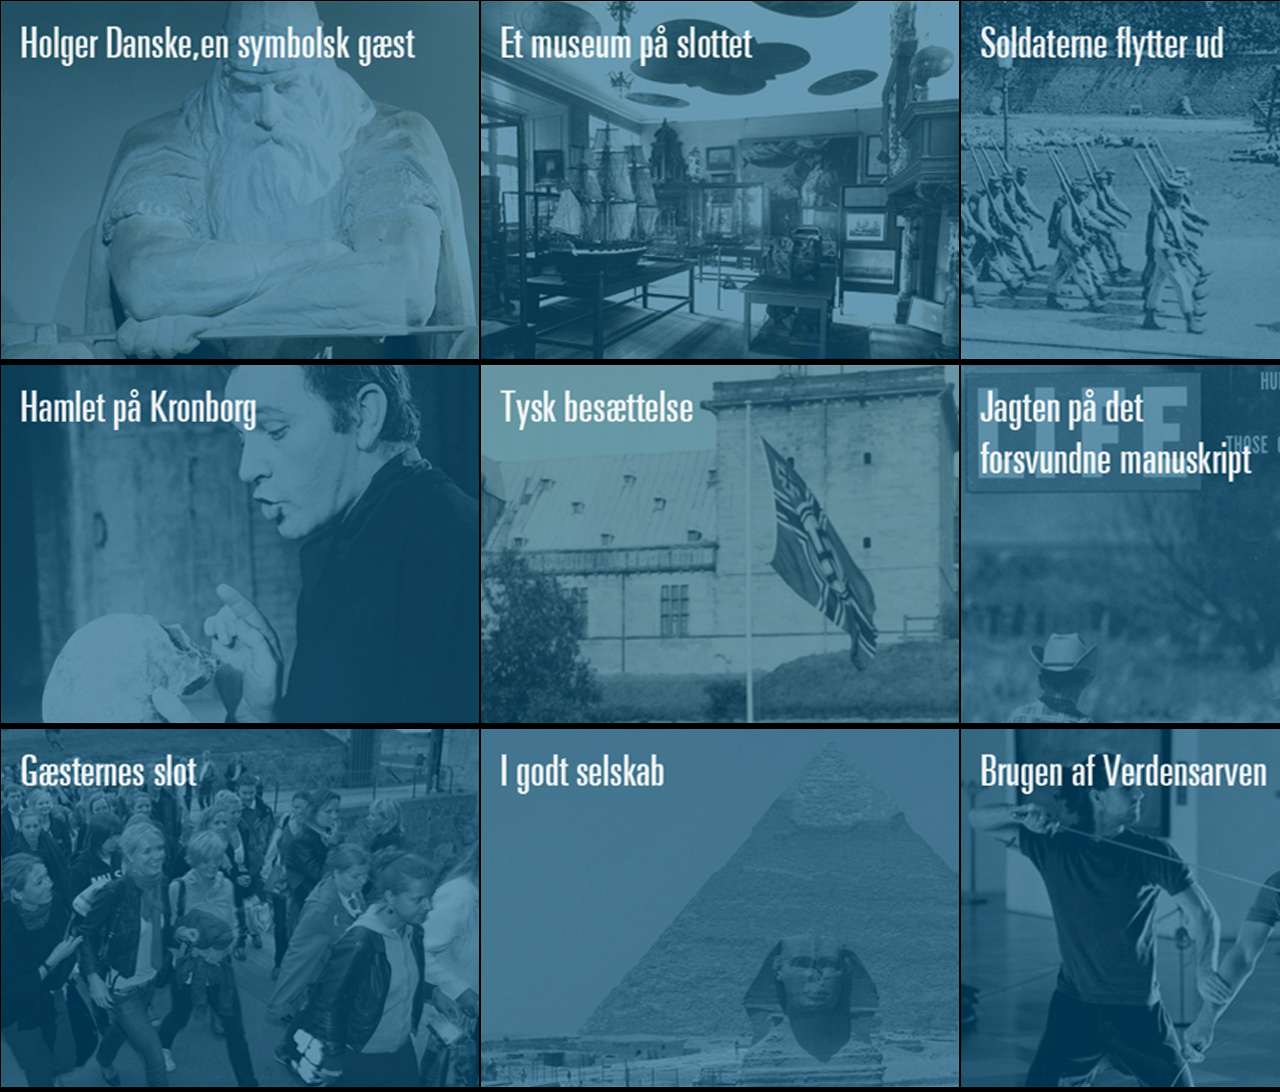
<file: index.html>
<!DOCTYPE HTML> 
<html>
<head>
    <title>Scroller</title>
    <meta http-equiv="X-UA-Compatible" content="IE=8">

    <meta name='viewport' content='width=device-width, user-scalable=no'>
    
    <!-- 
    <meta name='viewport' content='width=device-width, initial-scale=1.0, maximum-scale=1.0'/>
    -->
    
    <link href='css/style.css' rel='stylesheet'/>
</head>

<body>

<div id="overlay" style="display:none;">
    <img src="images/black-70.png" width="1920" height="1080">
</div>


<div class="overlay-box" style="display:none;">
    <a class="boxclose" id="boxclose"></a>
    <div class="info-box"></div>
</div>

<div id="overlay-image">
    
</div>

<!-- <div id="langbox"><img src="images/dk_sprogversion.png" /></div> -->



<div id="scrollwrap">
    <div class="scroller">
        <table cellpadding="0" cellspacing="0" border="0">
          <tr>
            <td><img src="images/dk/top-01.jpg" width="480" height="360" class="img" data-infofile="xxxxxxx" data-infotype="htm" /></td>
            <td><img src="images/dk/top-02.jpg" width="480" height="360" class="img" data-infofile="testimg" data-infotype="jpg" /></td>
            <td><img src="images/dk/top-03.jpg" width="480" height="360" class="img" data-infofile="wwwwww" data-infotype="htm" /></td>
            <td><img src="images/dk/top-04.jpg" width="480" height="360" class="img" data-infofile="testimg" data-infotype="png" /></td>
            
            
            <td><img src="images/dk/middle-01.jpg" width="480" height="360" class="img" data-infofile="xxxxxxx" data-infotype="htm" /></td>
            <td><img src="images/dk/middle-02.jpg" width="480" height="360" class="img" data-infofile="xxxxxxx" data-infotype="htm" /></td>
            <td><img src="images/dk/middle-03.jpg" width="480" height="360" class="img" data-infofile="xxxxxxx" data-infotype="htm" /></td>
            <td><img src="images/dk/middle-04.jpg" width="480" height="360" class="img" data-infofile="xxxxxxx" data-infotype="htm" /></td>

            
             <td><img src="images/dk/bottom-01.jpg" width="480" height="360" class="img" data-infofile="xxxxxxx" data-infotype="htm" /></td>
            <td><img src="images/dk/bottom-02.jpg" width="480" height="360" class="img" data-infofile="xxxxxxx" data-infotype="htm" /></td>
            <td><img src="images/dk/bottom-03.jpg" width="480" height="360" class="img" data-infofile="xxxxxxx" data-infotype="htm" /></td>
            <td><img src="images/dk/bottom-04.jpg" width="480" height="360" class="img" data-infofile="xxxxxxx" data-infotype="htm" /></td>


            

            <td > <div class="load-row-1"></div>LOADER ... </td>
          </tr>
        </table>
    </div>
    <div class="scroller">
        <table cellpadding="0" cellspacing="0" border="0">
          <tr>
            <td><img src="images/dk/middle-01.jpg" width="480" height="360" class="img" data-infofile="xxxxxxx" data-infotype="htm" /></td>
            <td><img src="images/dk/middle-02.jpg" width="480" height="360" class="img" data-infofile="xxxxxxx" data-infotype="htm" /></td>
            <td><img src="images/dk/middle-03.jpg" width="480" height="360" class="img" data-infofile="xxxxxxx" data-infotype="htm" /></td>
            <td><img src="images/dk/middle-04.jpg" width="480" height="360" class="img" data-infofile="xxxxxxx" data-infotype="htm" /></td>
            
            <td><img src="images/dk/top-01.jpg" width="480" height="360" class="img" data-infofile="xxxxxxx" data-infotype="htm" /></td>
            <td><img src="images/dk/top-02.jpg" width="480" height="360" class="img" data-infofile="testimg" data-infotype="jpg" /></td>
            <td><img src="images/dk/top-03.jpg" width="480" height="360" class="img" data-infofile="wwwwww" data-infotype="htm" /></td>
            <td><img src="images/dk/top-04.jpg" width="480" height="360" class="img" data-infofile="testimg" data-infotype="png" /></td>


            <td><img src="images/dk/bottom-01.jpg" width="480" height="360" class="img" data-infofile="xxxxxxx" data-infotype="htm" /></td>
            <td><img src="images/dk/bottom-02.jpg" width="480" height="360" class="img" data-infofile="xxxxxxx" data-infotype="htm" /></td>
            <td><img src="images/dk/bottom-03.jpg" width="480" height="360" class="img" data-infofile="xxxxxxx" data-infotype="htm" /></td>
            <td><img src="images/dk/bottom-04.jpg" width="480" height="360" class="img" data-infofile="xxxxxxx" data-infotype="htm" /></td>
            


            <td> LOADER ... </td>
          </tr>
        </table>
    </div>
    <div class="scroller">
        <table cellpadding="0" cellspacing="0" border="0">
          <tr>
            <td><img src="images/dk/bottom-01.jpg" width="480" height="360" class="img" data-infofile="xxxxxxx" data-infotype="htm" /></td>
            <td><img src="images/dk/bottom-02.jpg" width="480" height="360" class="img" data-infofile="xxxxxxx" data-infotype="htm" /></td>
            <td><img src="images/dk/bottom-03.jpg" width="480" height="360" class="img" data-infofile="xxxxxxx" data-infotype="htm" /></td>
            <td><img src="images/dk/bottom-04.jpg" width="480" height="360" class="img" data-infofile="xxxxxxx" data-infotype="htm" /></td>
            

            <td><img src="images/dk/middle-01.jpg" width="480" height="360" class="img" data-infofile="xxxxxxx" data-infotype="htm" /></td>
            <td><img src="images/dk/middle-02.jpg" width="480" height="360" class="img" data-infofile="xxxxxxx" data-infotype="htm" /></td>
            <td><img src="images/dk/middle-03.jpg" width="480" height="360" class="img" data-infofile="xxxxxxx" data-infotype="htm" /></td>
            <td><img src="images/dk/middle-04.jpg" width="480" height="360" class="img" data-infofile="xxxxxxx" data-infotype="htm" /></td>
            
            <td><img src="images/dk/top-01.jpg" width="480" height="360" class="img" data-infofile="xxxxxxx" data-infotype="htm" /></td>
            <td><img src="images/dk/top-02.jpg" width="480" height="360" class="img" data-infofile="testimg" data-infotype="jpg" /></td>
            <td><img src="images/dk/top-03.jpg" width="480" height="360" class="img" data-infofile="wwwwww" data-infotype="htm" /></td>
            <td><img src="images/dk/top-04.jpg" width="480" height="360" class="img" data-infofile="testimg" data-infotype="png" /></td>
            


            <td> LOADER ... </td>
          </tr>
        </table>
    </div>
</div>

<script src="js/jquery.min.js"></script>
<!-- <script src="js/jquery.mobile-1.4.2.min.js"></script> -->
<script src="js/fastclick.min.js"></script>
<script src="js/waypoints.min.js"></script>
<script src='js/jquery.appscroller.js'></script>

</body>
</html>
</file>
<file: css/style.css>
body,div,dl,dt,dd,ul,ol,li,h1,h2,h3,h4,h5,h6,pre,form,fieldset,input,textarea,p,blockquote,th,td{
  margin:0;padding:0; outline:0;
 
}
table{border-spacing:0;}
fieldset,img{border:0;outline:0;}
address,caption,cite,code,dfn,em,strong,th,var{font-style:normal;font-weight:normal;}
ol,ul {list-style:none;}
caption,th {text-align:left;}
h1,h2,h3,h4,h5,h6{font-size:100%;font-weight:normal;}
q:before,q:after{content:'';}
abbr,acronym {border:0;}

@-ms-viewport {
	minimum-scale: 1;
	maximum-scale: 1;
	min-zoom: 1;
	max-zoom: 1;
}



/* commented backslash hack v2 \*/ 
html {overflow:hidden}
html,body{
	height:100%;
  background-color: #000;
  -webkit-tap-highlight-color: rgba(0, 0, 0, 0);
}


/* Remove outline on links ... */
* { -webkit-tap-highlight-color: rgba(0,0,0,0);outline:0; }
a{ -webkit-tap-highlight-color: rgba(0,0,0,0);outline:0; }
.swipe {
  overflow: hidden;
  visibility: hidden;
  position: relative;
}
.swipe-wrap {
  overflow: hidden;
  position: relative;
}
.swipe-wrap > div {
  float:left;
  width:100%;
  position: relative;
  margin:0 0;
  padding:0 0;
}
.mySwipe {display:none}

a:hover{
  -webkit-tap-highlight-color: rgba(0, 0, 0, 0);
}


#overlay {
    position: fixed;
    top: 0;
    left: 0;
    width: 100%;
    height: 100%;
    background: transparent;
    /* 
    background-color: #000;
    filter:alpha(opacity=50);
    -moz-opacity:0.5;
    -khtml-opacity: 0.5;
    opacity: 0.5;
    */
    z-index: 100;
}

.overlay-box {
     position:fixed;
    top:200px;
    left:30%;
    right:30%;
    background-color:#fff;
    color:#7F7F7F;
    padding:20px;
    border:2px solid #ccc;
    -moz-border-radius: 20px;
    -webkit-border-radius:20px;
    -khtml-border-radius:20px;
    -moz-box-shadow: 0 1px 5px #333;
    -webkit-box-shadow: 0 1px 5px #333;
    z-index:101;
}
.info-box{ background-color: #fff;}
.info-box-trans{ background-color: transparent;}

.info-box-image{
   position:fixed;
    top:0;
    left:0;
    /* right:30%;
    */
    background-color:transparent;
    color:#7F7F7F;
    padding:0;
    border:none;
    -moz-border-radius: 0;
    -webkit-border-radius:0;
    -khtml-border-radius:0;
    -moz-box-shadow: 0 1px 5px #333;
    -webkit-box-shadow: 0 1px 5px #333;
    z-index:101;
}
a.boxclose{
    float:right;
    width:26px;
    height:26px;
   /*  background:transparent url(images/cancel.png) repeat top left; */
    margin-top:-30px;
    margin-right:-30px;
    cursor:pointer;
}



.scroller{

  width:100%;

  height:33.33%;
  position: relative;

  

  -webkit-overflow-scrolling: touch;
  -webkit-overflow-scrolling: touch !important;
  overflow: scroll !important;
  /* overflow-y:hidden;
  overflow-x:scroll; 
  */ 

}


.scroller-wrap > div {
  float:left;
  width:100%;
  position: relative;
  margin:0 0;
  padding:0 0;
}

.scroller-wrap .row{
  position: absolute;
}

#langbox{
  position: absolute;
  top:980px;
  left:0;
  z-index: 5;
}
</file>
